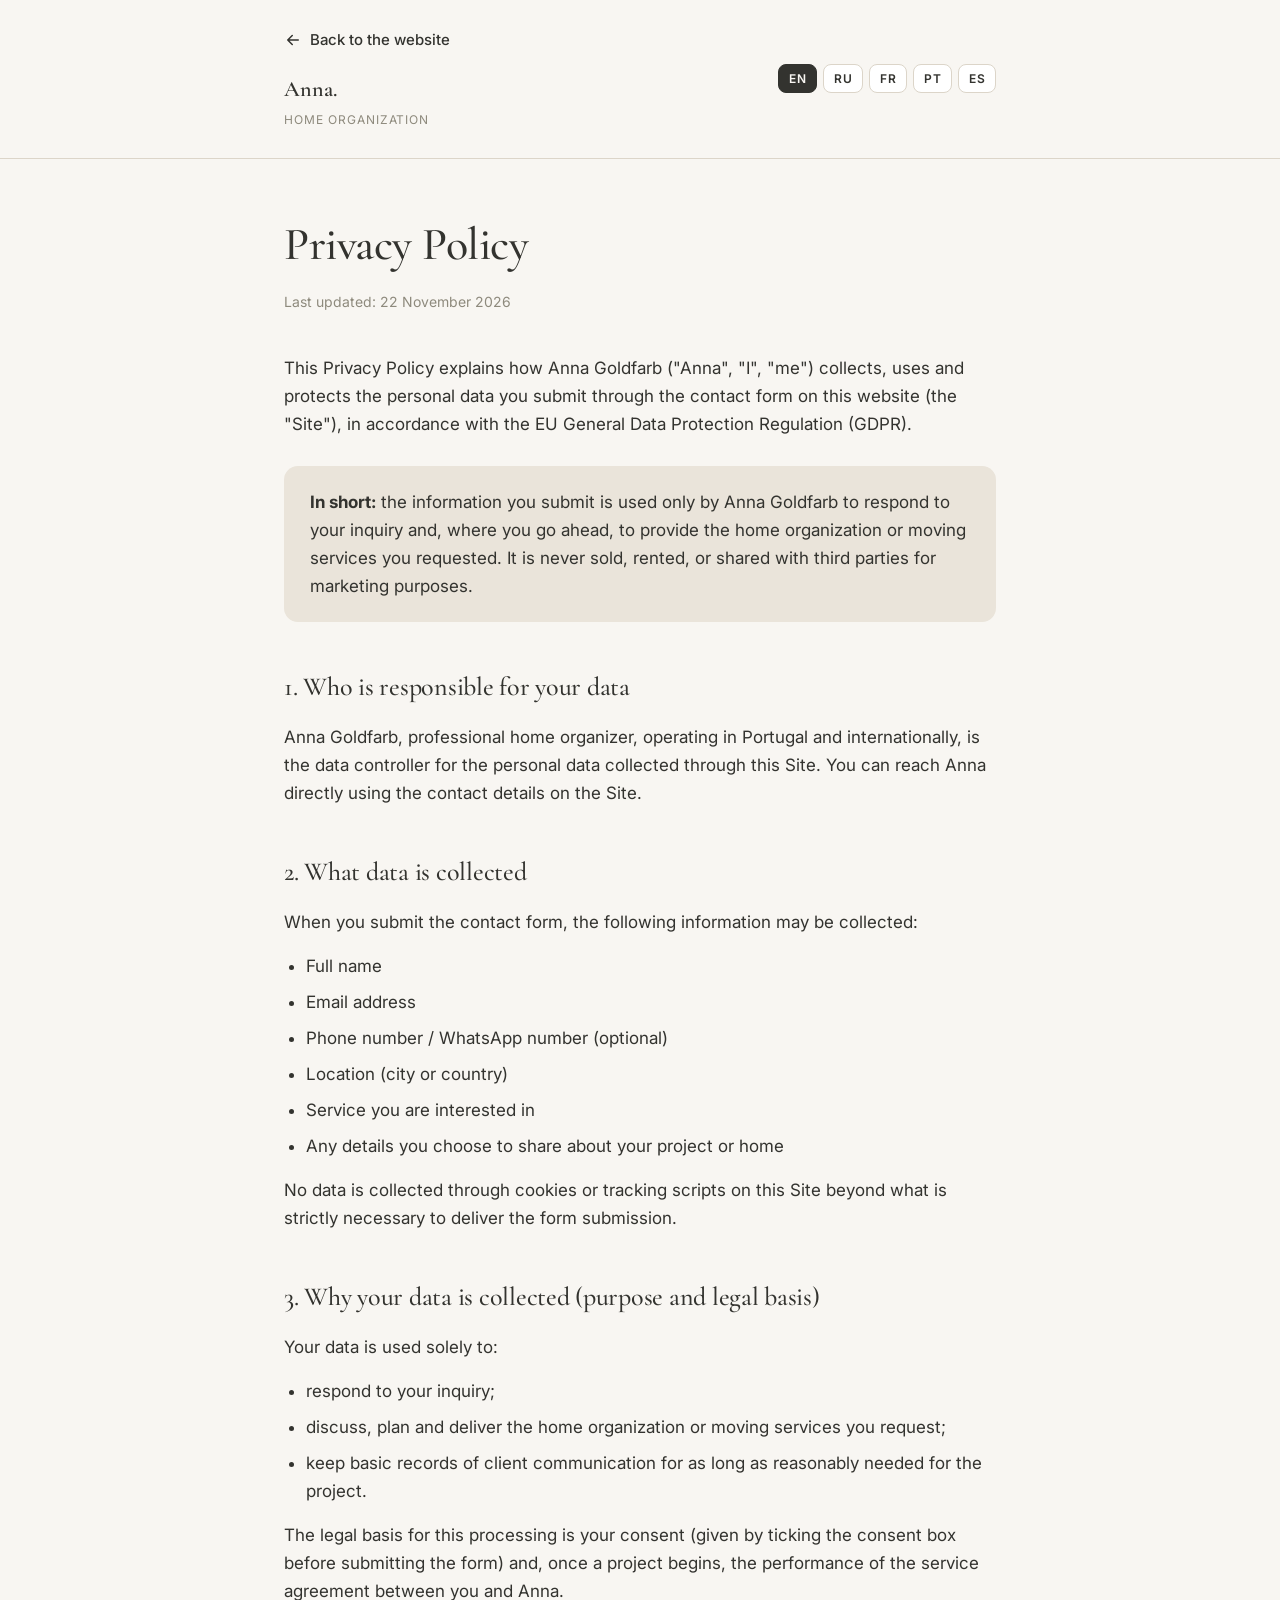
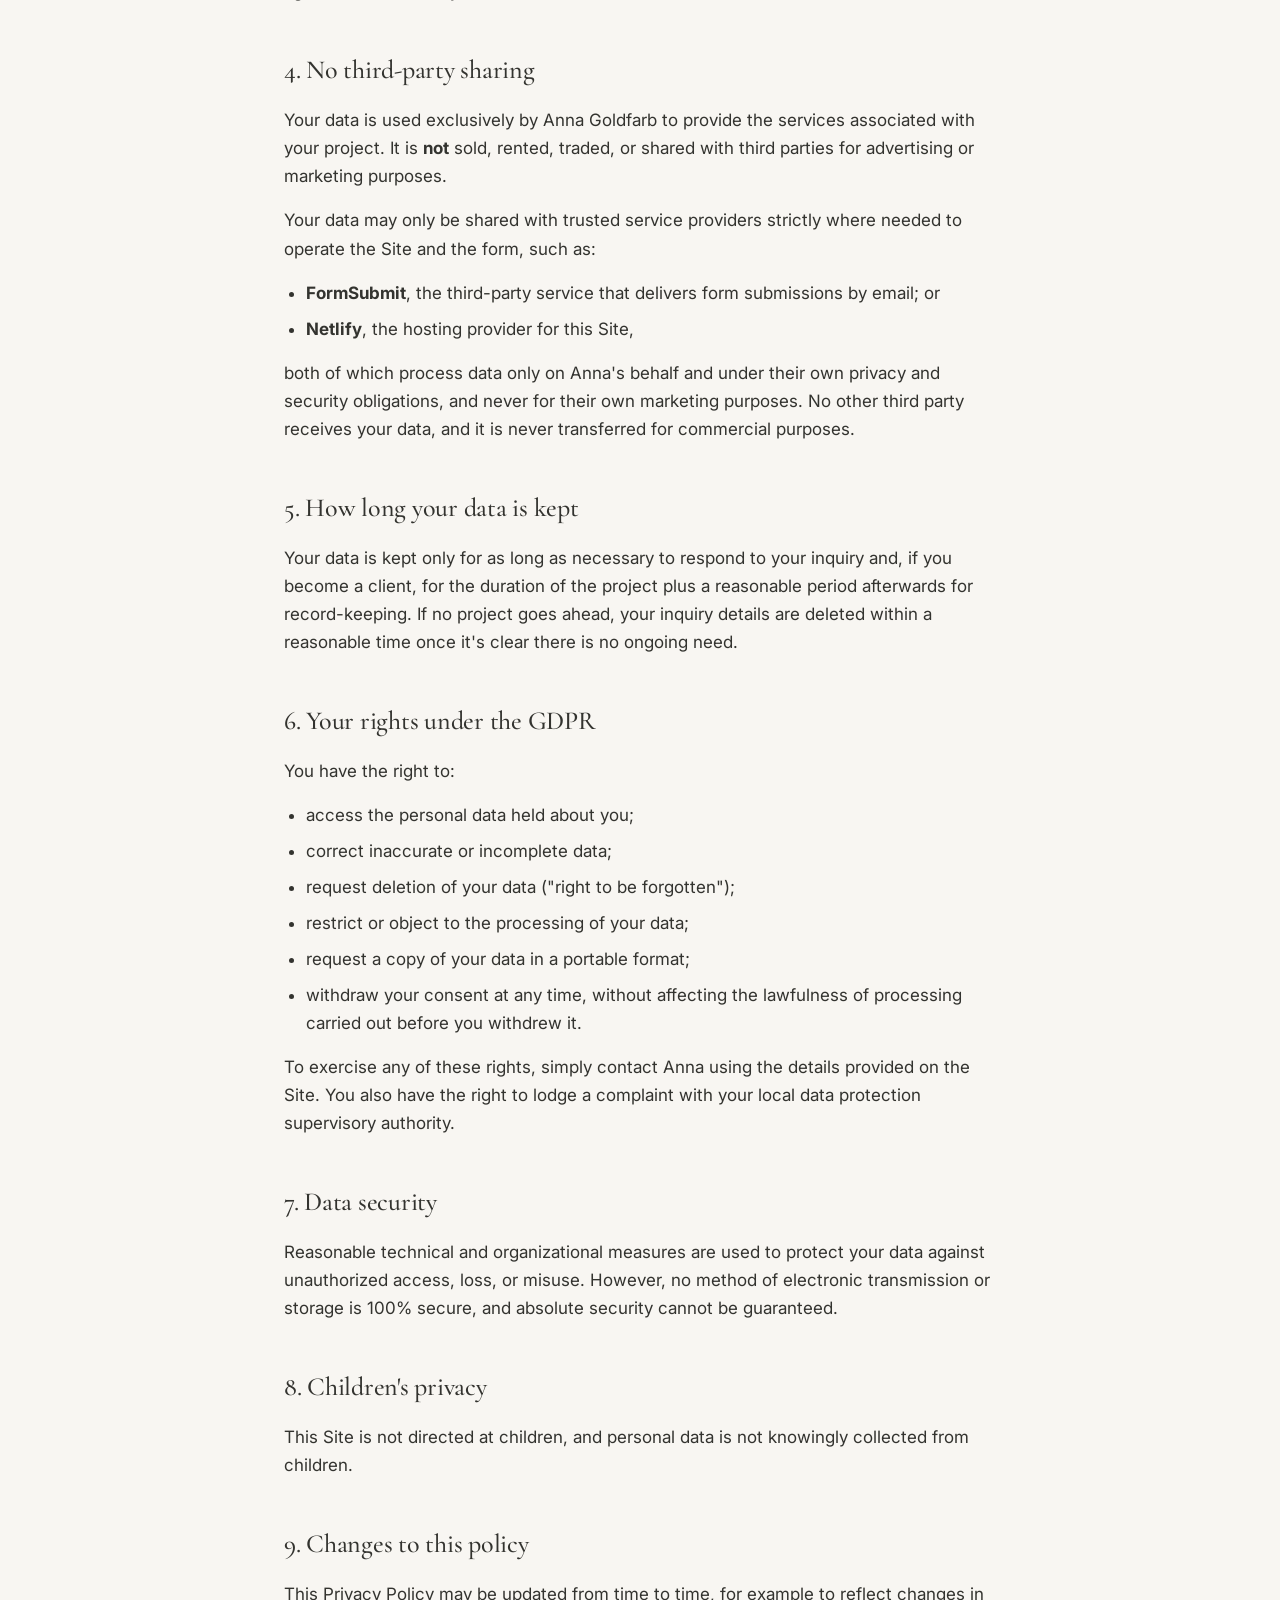
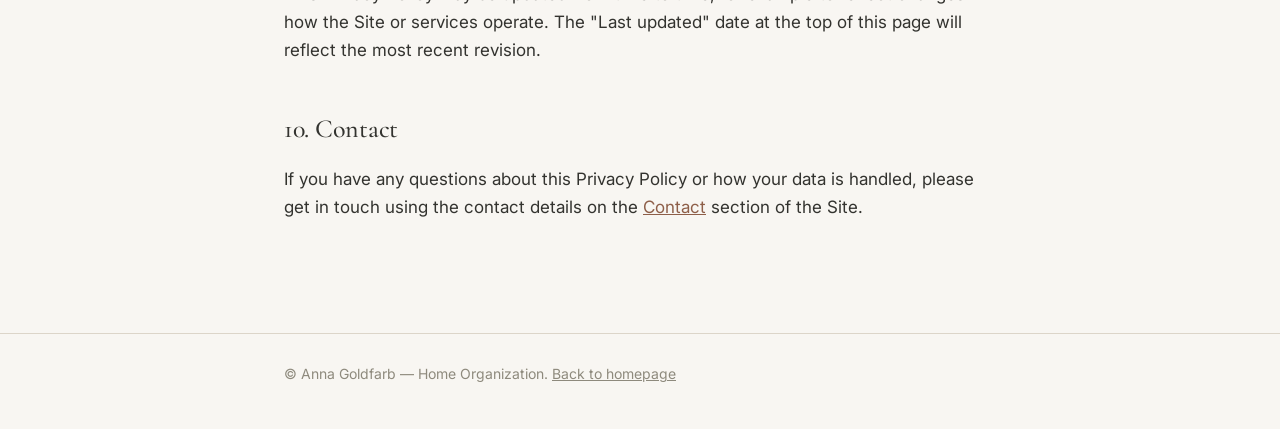
<file: privacy.html>
<!doctype html>
<html lang="en">
<head>
<meta charset="utf-8">
<meta name="viewport" content="width=device-width, initial-scale=1">
<title id="pp-title">Privacy Policy — Anna Goldfarb, Home Organization</title>
<meta id="pp-desc" name="description" content="Privacy Policy for Anna Goldfarb's Home Organization website: what data is collected through the contact form, how it is used, and your rights under the GDPR.">
<meta name="robots" content="noindex">
<link rel="preconnect" href="https://fonts.googleapis.com">
<link rel="preconnect" href="https://fonts.gstatic.com" crossorigin>
<link rel="stylesheet" href="https://fonts.googleapis.com/css2?family=Cormorant+Garamond:ital,wght@0,400;0,500;0,600;0,700;1,400;1,500&family=Inter:wght@400;500;600&display=swap">
<style>
  :root{color-scheme:light}
  *{box-sizing:border-box}
  body{margin:0;background:#F8F6F2;color:#33332F;font-family:Inter,system-ui,-apple-system,"Segoe UI",sans-serif;font-size:17px;line-height:1.65;-webkit-font-smoothing:antialiased}
  h1,h2{font-family:"Cormorant Garamond",Georgia,serif;font-weight:500;letter-spacing:-.01em;color:#33332F;margin:0}
  .wrap{max-width:760px;margin:0 auto;padding:0 24px}
  header.phdr{padding:28px 0;border-bottom:1px solid #DCD5C9}
  .phdr-row{display:flex;align-items:center;justify-content:space-between;gap:16px;flex-wrap:wrap}
  .back{display:inline-flex;align-items:center;gap:8px;text-decoration:none;color:#33332F;font-size:15px;font-weight:500}
  .back:hover{color:#8E5F49}
  .back svg{flex:none}
  .brand{font-family:"Cormorant Garamond",Georgia,serif;font-size:22px;color:#33332F;text-decoration:none;display:block;margin-top:14px}
  .brand b{font-weight:600}
  .brand small{display:block;font-family:Inter,sans-serif;font-size:12px;letter-spacing:.08em;text-transform:uppercase;color:#8E8A7D;margin-top:2px}
  .langsw{display:flex;gap:6px}
  .langsw button{font-family:Inter,sans-serif;font-size:12px;font-weight:600;letter-spacing:.04em;border:1px solid #DCD5C9;background:#fff;color:#33332F;border-radius:8px;padding:6px 10px;cursor:pointer}
  .langsw button[aria-pressed="true"]{background:#33332F;color:#F8F6F2;border-color:#33332F}
  main{padding:48px 0 96px}
  h1{font-size:clamp(34px,5vw,46px);margin-bottom:8px}
  .updated{font-size:14px;color:#8E8A7D;margin:0 0 40px}
  h2{font-size:clamp(22px,2.4vw,26px);margin-top:44px;margin-bottom:14px}
  p{margin:0 0 16px}
  ul{margin:0 0 16px;padding-left:22px}
  li{margin-bottom:8px}
  a{color:#8E5F49}
  .box{background:#EAE4DA;border-radius:14px;padding:22px 26px;margin:28px 0}
  .box p:last-child{margin-bottom:0}
  footer.pfoot{border-top:1px solid #DCD5C9;padding:28px 0;font-size:14px;color:#8E8A7D}
  footer.pfoot a{color:#8E8A7D;text-decoration:underline}
</style>
</head>
<body>
<header class="phdr">
  <div class="wrap phdr-row">
    <div>
      <a class="back" href="index.html#contact" id="pp-back">
        <svg width="18" height="18" viewBox="0 0 24 24" fill="none" stroke="currentColor" stroke-width="2" stroke-linecap="round" stroke-linejoin="round" aria-hidden="true"><path d="M19 12H5M11 6l-6 6 6 6"></path></svg>
        <span id="pp-back-text">Back to the website</span>
      </a>
      <a class="brand" href="index.html"><b>Anna.</b><small>Home Organization</small></a>
    </div>
    <div class="langsw" id="pp-langsw" role="group" aria-label="Language"></div>
  </div>
</header>

<main>
  <div class="wrap">
    <h1 id="pp-h1">Privacy Policy</h1>
    <p class="updated"><span id="pp-updated-label">Last updated:</span> 22 November 2026</p>

    <p id="pp-intro"></p>

    <div class="box"><p id="pp-short"></p></div>

    <h2 id="pp-h2-1"></h2>
    <div id="pp-body-1"></div>

    <h2 id="pp-h2-2"></h2>
    <div id="pp-body-2"></div>

    <h2 id="pp-h2-3"></h2>
    <div id="pp-body-3"></div>

    <h2 id="pp-h2-4"></h2>
    <div id="pp-body-4"></div>

    <h2 id="pp-h2-5"></h2>
    <div id="pp-body-5"></div>

    <h2 id="pp-h2-6"></h2>
    <div id="pp-body-6"></div>

    <h2 id="pp-h2-7"></h2>
    <div id="pp-body-7"></div>

    <h2 id="pp-h2-8"></h2>
    <div id="pp-body-8"></div>

    <h2 id="pp-h2-9"></h2>
    <div id="pp-body-9"></div>

    <h2 id="pp-h2-10"></h2>
    <div id="pp-body-10"></div>
  </div>
</main>

<footer class="pfoot">
  <div class="wrap">
    <p>&copy; Anna Goldfarb — Home Organization. <a href="index.html" id="pp-footer-link">Back to homepage</a></p>
  </div>
</footer>

<script>
(function () {
  "use strict";
  var T = {
    en: {
      title: "Privacy Policy — Anna Goldfarb, Home Organization",
      metaDescription: "Privacy Policy for Anna Goldfarb's Home Organization website: what data is collected through the contact form, how it is used, and your rights under the GDPR.",
      backLink: "Back to the website",
      lastUpdatedLabel: "Last updated:",
      h1: "Privacy Policy",
      introParagraph: "This Privacy Policy explains how Anna Goldfarb (\"Anna\", \"I\", \"me\") collects, uses and protects the personal data you submit through the contact form on this website (the \"Site\"), in accordance with the EU General Data Protection Regulation (GDPR).",
      shortBoxText: "<strong>In short:</strong> the information you submit is used only by Anna Goldfarb to respond to your inquiry and, where you go ahead, to provide the home organization or moving services you requested. It is never sold, rented, or shared with third parties for marketing purposes.",
      h2_1: "1. Who is responsible for your data",
      body_1: "<p>Anna Goldfarb, professional home organizer, operating in Portugal and internationally, is the data controller for the personal data collected through this Site. You can reach Anna directly using the contact details on the Site.</p>",
      h2_2: "2. What data is collected",
      body_2: "<p>When you submit the contact form, the following information may be collected:</p><ul><li>Full name</li><li>Email address</li><li>Phone number / WhatsApp number (optional)</li><li>Location (city or country)</li><li>Service you are interested in</li><li>Any details you choose to share about your project or home</li></ul><p>No data is collected through cookies or tracking scripts on this Site beyond what is strictly necessary to deliver the form submission.</p>",
      h2_3: "3. Why your data is collected (purpose and legal basis)",
      body_3: "<p>Your data is used solely to:</p><ul><li>respond to your inquiry;</li><li>discuss, plan and deliver the home organization or moving services you request;</li><li>keep basic records of client communication for as long as reasonably needed for the project.</li></ul><p>The legal basis for this processing is your consent (given by ticking the consent box before submitting the form) and, once a project begins, the performance of the service agreement between you and Anna.</p>",
      h2_4: "4. No third-party sharing",
      body_4: "<p>Your data is used exclusively by Anna Goldfarb to provide the services associated with your project. It is <strong>not</strong> sold, rented, traded, or shared with third parties for advertising or marketing purposes.</p><p>Your data may only be shared with trusted service providers strictly where needed to operate the Site and the form, such as:</p><ul><li><strong>FormSubmit</strong>, the third-party service that delivers form submissions by email; or</li><li><strong>Netlify</strong>, the hosting provider for this Site,</li></ul><p>both of which process data only on Anna's behalf and under their own privacy and security obligations, and never for their own marketing purposes. No other third party receives your data, and it is never transferred for commercial purposes.</p>",
      h2_5: "5. How long your data is kept",
      body_5: "<p>Your data is kept only for as long as necessary to respond to your inquiry and, if you become a client, for the duration of the project plus a reasonable period afterwards for record-keeping. If no project goes ahead, your inquiry details are deleted within a reasonable time once it's clear there is no ongoing need.</p>",
      h2_6: "6. Your rights under the GDPR",
      body_6: "<p>You have the right to:</p><ul><li>access the personal data held about you;</li><li>correct inaccurate or incomplete data;</li><li>request deletion of your data (\"right to be forgotten\");</li><li>restrict or object to the processing of your data;</li><li>request a copy of your data in a portable format;</li><li>withdraw your consent at any time, without affecting the lawfulness of processing carried out before you withdrew it.</li></ul><p>To exercise any of these rights, simply contact Anna using the details provided on the Site. You also have the right to lodge a complaint with your local data protection supervisory authority.</p>",
      h2_7: "7. Data security",
      body_7: "<p>Reasonable technical and organizational measures are used to protect your data against unauthorized access, loss, or misuse. However, no method of electronic transmission or storage is 100% secure, and absolute security cannot be guaranteed.</p>",
      h2_8: "8. Children's privacy",
      body_8: "<p>This Site is not directed at children, and personal data is not knowingly collected from children.</p>",
      h2_9: "9. Changes to this policy",
      body_9: "<p>This Privacy Policy may be updated from time to time, for example to reflect changes in how the Site or services operate. The \"Last updated\" date at the top of this page will reflect the most recent revision.</p>",
      h2_10: "10. Contact",
      body_10: "<p>If you have any questions about this Privacy Policy or how your data is handled, please get in touch using the contact details on the <a href=\"index.html#contact\">Contact</a> section of the Site.</p>",
      footerBackText: "Back to homepage"
    },
    ru: {
      title: "Политика конфиденциальности — Anna Goldfarb, Home Organization",
      metaDescription: "Политика конфиденциальности сайта Anna Goldfarb Home Organization: какие данные собираются через контактную форму, как они используются и какие права вы имеете согласно GDPR.",
      backLink: "Вернуться на сайт",
      lastUpdatedLabel: "Обновлено:",
      h1: "Политика конфиденциальности",
      introParagraph: "Эта Политика конфиденциальности объясняет, как Anna Goldfarb («Анна», «я», «мне») собирает, использует и защищает персональные данные, которые вы указываете в контактной форме на этом сайте («Сайт»), в соответствии с Общим регламентом ЕС по защите данных (GDPR).",
      shortBoxText: "<strong>Коротко:</strong> предоставленная вами информация используется только Anna Goldfarb для ответа на ваш запрос и, если вы продолжите сотрудничество, для оказания услуг по организации пространства или переезду, которые вы запросили. Она никогда не продаётся, не сдаётся в аренду и не передаётся третьим лицам в маркетинговых целях.",
      h2_1: "1. Кто отвечает за ваши данные",
      body_1: "<p>Anna Goldfarb, профессиональный организатор пространства, работающая в Португалии и по всему миру, является контролёром персональных данных, собираемых через этот Сайт. Вы можете связаться с Анной напрямую, используя контактные данные на Сайте.</p>",
      h2_2: "2. Какие данные собираются",
      body_2: "<p>При отправке контактной формы могут быть собраны следующие данные:</p><ul><li>Имя и фамилия</li><li>Адрес электронной почты</li><li>Номер телефона / WhatsApp (необязательно)</li><li>Местоположение (город или страна)</li><li>Интересующая вас услуга</li><li>Любые детали, которыми вы решите поделиться о вашем проекте или доме</li></ul><p>Этот Сайт не собирает данные с помощью файлов cookie или скриптов отслеживания, за исключением того, что строго необходимо для обработки отправленной формы.</p>",
      h2_3: "3. Зачем собираются ваши данные (цель и правовое основание)",
      body_3: "<p>Ваши данные используются исключительно для того, чтобы:</p><ul><li>ответить на ваш запрос;</li><li>обсудить, спланировать и оказать услуги по организации пространства или переезду, которые вы запрашиваете;</li><li>вести базовую переписку с клиентом в течение времени, разумно необходимого для проекта.</li></ul><p>Правовым основанием для этой обработки является ваше согласие (предоставленное путём отметки галочки согласия перед отправкой формы), а после начала проекта — исполнение договора об оказании услуг между вами и Анной.</p>",
      h2_4: "4. Отсутствие передачи третьим лицам",
      body_4: "<p>Ваши данные используются исключительно Anna Goldfarb для оказания услуг, связанных с вашим проектом. Они <strong>никогда</strong> не продаются, не сдаются в аренду, не обмениваются и не передаются третьим лицам в рекламных или маркетинговых целях.</p><p>Ваши данные могут передаваться только доверенным поставщикам услуг, и только там, где это строго необходимо для работы Сайта и формы, а именно:</p><ul><li><strong>FormSubmit</strong> — сторонний сервис, доставляющий отправленные формы по электронной почте; или</li><li><strong>Netlify</strong> — провайдер хостинга этого Сайта,</li></ul><p>оба из которых обрабатывают данные только от имени Анны и в рамках своих собственных обязательств по конфиденциальности и безопасности, и никогда — в собственных маркетинговых целях. Никакая другая третья сторона не получает ваши данные, и они никогда не передаются в коммерческих целях.</p>",
      h2_5: "5. Как долго хранятся ваши данные",
      body_5: "<p>Ваши данные хранятся только в течение времени, необходимого для ответа на ваш запрос, а если вы становитесь клиентом — в течение всего проекта плюс разумный период после его завершения для ведения учёта. Если сотрудничество не продолжается, данные вашего запроса удаляются в разумный срок, как только становится ясно, что дальнейшая необходимость в них отсутствует.</p>",
      h2_6: "6. Ваши права согласно GDPR",
      body_6: "<p>Вы имеете право:</p><ul><li>получить доступ к хранящимся о вас персональным данным;</li><li>исправить неточные или неполные данные;</li><li>потребовать удаления ваших данных («право на забвение»);</li><li>ограничить обработку ваших данных или возразить против неё;</li><li>запросить копию ваших данных в переносимом формате;</li><li>отозвать своё согласие в любое время, без ущерба для законности обработки, проведённой до отзыва согласия.</li></ul><p>Чтобы воспользоваться любым из этих прав, просто свяжитесь с Анной, используя контактные данные, указанные на Сайте. Вы также имеете право подать жалобу в местный надзорный орган по защите данных.</p>",
      h2_7: "7. Безопасность данных",
      body_7: "<p>Для защиты ваших данных от несанкционированного доступа, утраты или неправомерного использования применяются разумные технические и организационные меры. Однако ни один способ электронной передачи или хранения данных не является стопроцентно безопасным, и абсолютная безопасность не может быть гарантирована.</p>",
      h2_8: "8. Конфиденциальность данных детей",
      body_8: "<p>Этот Сайт не предназначен для детей, и персональные данные сознательно у детей не собираются.</p>",
      h2_9: "9. Изменения в этой политике",
      body_9: "<p>Эта Политика конфиденциальности может периодически обновляться, например, чтобы отразить изменения в работе Сайта или услуг. Дата «Обновлено» в верхней части этой страницы будет отражать последнюю редакцию.</p>",
      h2_10: "10. Контакты",
      body_10: "<p>Если у вас есть вопросы по поводу этой Политики конфиденциальности или обработки ваших данных, пожалуйста, свяжитесь с нами, используя контактные данные в разделе <a href=\"index.html#contact\">Контакты</a> на Сайте.</p>",
      footerBackText: "Вернуться на главную страницу"
    },
    fr: {
      title: "Politique de confidentialité — Anna Goldfarb, Home Organization",
      metaDescription: "Politique de confidentialité du site Anna Goldfarb Home Organization : quelles données sont collectées via le formulaire de contact, comment elles sont utilisées, et vos droits selon le RGPD.",
      backLink: "Retour au site",
      lastUpdatedLabel: "Dernière mise à jour :",
      h1: "Politique de confidentialité",
      introParagraph: "Cette Politique de confidentialité explique comment Anna Goldfarb (« Anna », « je », « moi ») collecte, utilise et protège les données personnelles que vous soumettez via le formulaire de contact de ce site (le « Site »), conformément au Règlement général sur la protection des données de l'UE (RGPD).",
      shortBoxText: "<strong>En bref :</strong> les informations que vous soumettez sont utilisées uniquement par Anna Goldfarb pour répondre à votre demande et, si vous donnez suite, pour fournir les services d'organisation d'intérieur ou de déménagement que vous avez demandés. Elles ne sont jamais vendues, louées, ni partagées avec des tiers à des fins commerciales.",
      h2_1: "1. Qui est responsable de vos données",
      body_1: "<p>Anna Goldfarb, organisatrice d'intérieur professionnelle, exerçant au Portugal et à l'international, est la responsable du traitement des données personnelles collectées via ce Site. Vous pouvez contacter Anna directement en utilisant les coordonnées indiquées sur le Site.</p>",
      h2_2: "2. Quelles données sont collectées",
      body_2: "<p>Lorsque vous soumettez le formulaire de contact, les informations suivantes peuvent être collectées :</p><ul><li>Nom complet</li><li>Adresse e-mail</li><li>Numéro de téléphone / WhatsApp (facultatif)</li><li>Localisation (ville ou pays)</li><li>Service qui vous intéresse</li><li>Tout détail que vous choisissez de partager concernant votre projet ou votre logement</li></ul><p>Aucune donnée n'est collectée par des cookies ou des scripts de suivi sur ce Site, au-delà de ce qui est strictement nécessaire pour traiter l'envoi du formulaire.</p>",
      h2_3: "3. Pourquoi vos données sont collectées (finalité et base légale)",
      body_3: "<p>Vos données sont utilisées uniquement pour :</p><ul><li>répondre à votre demande ;</li><li>discuter, planifier et fournir les services d'organisation d'intérieur ou de déménagement que vous demandez ;</li><li>conserver un historique de base des échanges avec le client pendant la durée raisonnablement nécessaire au projet.</li></ul><p>La base légale de ce traitement est votre consentement (donné en cochant la case de consentement avant l'envoi du formulaire) et, une fois un projet engagé, l'exécution du contrat de prestation de services entre vous et Anna.</p>",
      h2_4: "4. Aucun partage avec des tiers",
      body_4: "<p>Vos données sont utilisées exclusivement par Anna Goldfarb pour fournir les services liés à votre projet. Elles ne sont <strong>jamais</strong> vendues, louées, échangées, ni partagées avec des tiers à des fins publicitaires ou commerciales.</p><p>Vos données ne peuvent être partagées qu'avec des prestataires de confiance, et uniquement lorsque cela est strictement nécessaire au fonctionnement du Site et du formulaire, à savoir :</p><ul><li><strong>FormSubmit</strong>, le service tiers qui achemine les soumissions du formulaire par e-mail ; ou</li><li><strong>Netlify</strong>, l'hébergeur de ce Site,</li></ul><p>qui traitent tous deux les données uniquement pour le compte d'Anna et dans le cadre de leurs propres obligations de confidentialité et de sécurité, jamais à leurs propres fins commerciales. Aucun autre tiers ne reçoit vos données, et elles ne sont jamais transférées à des fins commerciales.</p>",
      h2_5: "5. Durée de conservation de vos données",
      body_5: "<p>Vos données sont conservées uniquement le temps nécessaire pour répondre à votre demande et, si vous devenez cliente ou client, pendant la durée du projet plus une période raisonnable par la suite à des fins d'archivage. Si aucun projet n'est engagé, les informations de votre demande sont supprimées dans un délai raisonnable dès qu'il est clair qu'aucune suite n'est nécessaire.</p>",
      h2_6: "6. Vos droits selon le RGPD",
      body_6: "<p>Vous avez le droit de :</p><ul><li>accéder aux données personnelles vous concernant ;</li><li>corriger des données inexactes ou incomplètes ;</li><li>demander la suppression de vos données (« droit à l'oubli ») ;</li><li>restreindre ou vous opposer au traitement de vos données ;</li><li>demander une copie de vos données dans un format portable ;</li><li>retirer votre consentement à tout moment, sans affecter la licéité du traitement effectué avant ce retrait.</li></ul><p>Pour exercer l'un de ces droits, contactez simplement Anna en utilisant les coordonnées indiquées sur le Site. Vous avez également le droit d'introduire une réclamation auprès de votre autorité de contrôle locale en matière de protection des données.</p>",
      h2_7: "7. Sécurité des données",
      body_7: "<p>Des mesures techniques et organisationnelles raisonnables sont mises en œuvre pour protéger vos données contre tout accès non autorisé, perte ou usage abusif. Cependant, aucune méthode de transmission ou de stockage électronique n'est sécurisée à 100 %, et une sécurité absolue ne peut être garantie.</p>",
      h2_8: "8. Confidentialité des mineurs",
      body_8: "<p>Ce Site ne s'adresse pas aux enfants, et aucune donnée personnelle n'est sciemment collectée auprès de mineurs.</p>",
      h2_9: "9. Modifications de cette politique",
      body_9: "<p>Cette Politique de confidentialité peut être mise à jour de temps à autre, par exemple pour refléter des changements dans le fonctionnement du Site ou des services. La date de « Dernière mise à jour » en haut de cette page reflétera la révision la plus récente.</p>",
      h2_10: "10. Contact",
      body_10: "<p>Pour toute question concernant cette Politique de confidentialité ou le traitement de vos données, veuillez nous contacter en utilisant les coordonnées indiquées dans la section <a href=\"index.html#contact\">Contact</a> du Site.</p>",
      footerBackText: "Retour à la page d'accueil"
    },
    pt: {
      title: "Política de Privacidade — Anna Goldfarb, Home Organization",
      metaDescription: "Política de Privacidade do site Anna Goldfarb Home Organization: que dados são recolhidos através do formulário de contacto, como são utilizados e quais os seus direitos ao abrigo do RGPD.",
      backLink: "Voltar ao site",
      lastUpdatedLabel: "Última atualização:",
      h1: "Política de Privacidade",
      introParagraph: "Esta Política de Privacidade explica como a Anna Goldfarb («Anna», «eu», «mim») recolhe, utiliza e protege os dados pessoais que submete através do formulário de contacto neste site (o «Site»), em conformidade com o Regulamento Geral sobre a Proteção de Dados da UE (RGPD).",
      shortBoxText: "<strong>Em resumo:</strong> a informação que submete é utilizada apenas pela Anna Goldfarb para responder à sua mensagem e, caso avance, para prestar os serviços de organização de casas ou mudanças que solicitou. Nunca é vendida, alugada ou partilhada com terceiros para fins de marketing.",
      h2_1: "1. Quem é responsável pelos seus dados",
      body_1: "<p>A Anna Goldfarb, organizadora profissional de casas, a operar em Portugal e internacionalmente, é a responsável pelo tratamento dos dados pessoais recolhidos através deste Site. Pode contactar a Anna diretamente através dos dados de contacto indicados no Site.</p>",
      h2_2: "2. Que dados são recolhidos",
      body_2: "<p>Ao submeter o formulário de contacto, podem ser recolhidas as seguintes informações:</p><ul><li>Nome completo</li><li>Endereço de e-mail</li><li>Número de telefone / WhatsApp (opcional)</li><li>Localidade (cidade ou país)</li><li>Serviço do seu interesse</li><li>Quaisquer detalhes que decida partilhar sobre o seu projeto ou a sua casa</li></ul><p>Este Site não recolhe dados através de cookies ou scripts de monitorização, para além do estritamente necessário para processar o envio do formulário.</p>",
      h2_3: "3. Porque são recolhidos os seus dados (finalidade e base legal)",
      body_3: "<p>Os seus dados são utilizados exclusivamente para:</p><ul><li>responder à sua mensagem;</li><li>discutir, planear e prestar os serviços de organização de casas ou mudanças que solicita;</li><li>manter registos básicos de comunicação com o cliente durante o tempo razoavelmente necessário ao projeto.</li></ul><p>A base legal para este tratamento é o seu consentimento (dado ao assinalar a caixa de consentimento antes de submeter o formulário) e, assim que um projeto é iniciado, a execução do contrato de prestação de serviços entre si e a Anna.</p>",
      h2_4: "4. Sem partilha com terceiros",
      body_4: "<p>Os seus dados são utilizados exclusivamente pela Anna Goldfarb para prestar os serviços associados ao seu projeto. <strong>Nunca</strong> são vendidos, alugados, trocados ou partilhados com terceiros para fins publicitários ou de marketing.</p><p>Os seus dados só podem ser partilhados com prestadores de serviços de confiança, estritamente quando necessário para o funcionamento do Site e do formulário, nomeadamente:</p><ul><li><strong>FormSubmit</strong>, o serviço de terceiros que entrega os envios do formulário por e-mail; ou</li><li><strong>Netlify</strong>, o fornecedor de alojamento deste Site,</li></ul><p>ambos processam os dados apenas em nome da Anna e sob as suas próprias obrigações de privacidade e segurança, nunca para fins de marketing próprios. Nenhum outro terceiro recebe os seus dados, e estes nunca são transferidos para fins comerciais.</p>",
      h2_5: "5. Durante quanto tempo os seus dados são conservados",
      body_5: "<p>Os seus dados são conservados apenas durante o tempo necessário para responder à sua mensagem e, caso se torne cliente, durante a duração do projeto mais um período razoável depois, para efeitos de registo. Caso não avance nenhum projeto, os dados da sua mensagem são eliminados num prazo razoável, assim que for claro que não existe necessidade de os manter.</p>",
      h2_6: "6. Os seus direitos ao abrigo do RGPD",
      body_6: "<p>Tem o direito de:</p><ul><li>aceder aos dados pessoais que lhe dizem respeito;</li><li>corrigir dados inexatos ou incompletos;</li><li>solicitar a eliminação dos seus dados («direito ao esquecimento»);</li><li>restringir ou opor-se ao tratamento dos seus dados;</li><li>solicitar uma cópia dos seus dados num formato portátil;</li><li>retirar o seu consentimento a qualquer momento, sem afetar a licitude do tratamento realizado antes dessa retirada.</li></ul><p>Para exercer qualquer um destes direitos, basta contactar a Anna através dos dados de contacto indicados no Site. Tem também o direito de apresentar uma reclamação junto da sua autoridade de controlo de proteção de dados local.</p>",
      h2_7: "7. Segurança dos dados",
      body_7: "<p>São utilizadas medidas técnicas e organizativas razoáveis para proteger os seus dados contra acesso não autorizado, perda ou utilização indevida. No entanto, nenhum método de transmissão ou armazenamento eletrónico é 100% seguro, pelo que não é possível garantir uma segurança absoluta.</p>",
      h2_8: "8. Privacidade de menores",
      body_8: "<p>Este Site não se dirige a crianças, e não são recolhidos conscientemente dados pessoais de menores.</p>",
      h2_9: "9. Alterações a esta política",
      body_9: "<p>Esta Política de Privacidade pode ser atualizada periodicamente, por exemplo para refletir alterações no funcionamento do Site ou dos serviços. A data de «Última atualização» no topo desta página refletirá a revisão mais recente.</p>",
      h2_10: "10. Contacto",
      body_10: "<p>Se tiver alguma questão sobre esta Política de Privacidade ou sobre o tratamento dos seus dados, entre em contacto utilizando os dados indicados na secção <a href=\"index.html#contact\">Contacto</a> do Site.</p>",
      footerBackText: "Voltar à página inicial"
    },
    es: {
      title: "Política de Privacidad — Anna Goldfarb, Home Organization",
      metaDescription: "Política de Privacidad del sitio Anna Goldfarb Home Organization: qué datos se recogen a través del formulario de contacto, cómo se utilizan y cuáles son sus derechos según el RGPD.",
      backLink: "Volver al sitio",
      lastUpdatedLabel: "Última actualización:",
      h1: "Política de Privacidad",
      introParagraph: "Esta Política de Privacidad explica cómo Anna Goldfarb («Anna», «yo», «mí») recoge, utiliza y protege los datos personales que usted envía a través del formulario de contacto de este sitio web (el «Sitio»), de conformidad con el Reglamento General de Protección de Datos de la UE (RGPD).",
      shortBoxText: "<strong>En resumen:</strong> la información que envía la utiliza únicamente Anna Goldfarb para responder a su consulta y, si decide seguir adelante, para prestar los servicios de organización del hogar o mudanza que haya solicitado. Nunca se vende, alquila ni comparte con terceros con fines de marketing.",
      h2_1: "1. Quién es responsable de sus datos",
      body_1: "<p>Anna Goldfarb, organizadora profesional de espacios, que opera en Portugal e internacionalmente, es la responsable del tratamiento de los datos personales recogidos a través de este Sitio. Puede contactar directamente con Anna utilizando los datos de contacto del Sitio.</p>",
      h2_2: "2. Qué datos se recogen",
      body_2: "<p>Al enviar el formulario de contacto, se pueden recoger los siguientes datos:</p><ul><li>Nombre completo</li><li>Dirección de email</li><li>Número de teléfono / WhatsApp (opcional)</li><li>Ubicación (ciudad o país)</li><li>Servicio que le interesa</li><li>Cualquier detalle que decida compartir sobre su proyecto o su casa</li></ul><p>Este Sitio no recoge datos mediante cookies ni scripts de rastreo, más allá de lo estrictamente necesario para procesar el envío del formulario.</p>",
      h2_3: "3. Por qué se recogen sus datos (finalidad y base legal)",
      body_3: "<p>Sus datos se utilizan únicamente para:</p><ul><li>responder a su consulta;</li><li>hablar, planificar y prestar los servicios de organización del hogar o mudanza que solicite;</li><li>mantener un registro básico de la comunicación con el cliente durante el tiempo razonablemente necesario para el proyecto.</li></ul><p>La base legal de este tratamiento es su consentimiento (otorgado al marcar la casilla de consentimiento antes de enviar el formulario) y, una vez iniciado un proyecto, la ejecución del contrato de prestación de servicios entre usted y Anna.</p>",
      h2_4: "4. Sin cesión a terceros",
      body_4: "<p>Sus datos los utiliza exclusivamente Anna Goldfarb para prestar los servicios asociados a su proyecto. <strong>Nunca</strong> se venden, alquilan, intercambian ni comparten con terceros con fines publicitarios o de marketing.</p><p>Sus datos solo pueden compartirse con proveedores de confianza, estrictamente cuando sea necesario para el funcionamiento del Sitio y del formulario, a saber:</p><ul><li><strong>FormSubmit</strong>, el servicio de terceros que entrega los envíos del formulario por email; o</li><li><strong>Netlify</strong>, el proveedor de alojamiento de este Sitio,</li></ul><p>ambos tratan los datos únicamente en nombre de Anna y bajo sus propias obligaciones de privacidad y seguridad, nunca con fines de marketing propios. Ningún otro tercero recibe sus datos, y estos nunca se transfieren con fines comerciales.</p>",
      h2_5: "5. Durante cuánto tiempo se conservan sus datos",
      body_5: "<p>Sus datos se conservan solo durante el tiempo necesario para responder a su consulta y, si se convierte en cliente, durante la duración del proyecto más un período razonable después para fines de registro. Si no se inicia ningún proyecto, los datos de su consulta se eliminan en un plazo razonable una vez que quede claro que no hay necesidad de conservarlos.</p>",
      h2_6: "6. Sus derechos según el RGPD",
      body_6: "<p>Tiene derecho a:</p><ul><li>acceder a los datos personales que le conciernen;</li><li>corregir datos inexactos o incompletos;</li><li>solicitar la supresión de sus datos («derecho al olvido»);</li><li>restringir u oponerse al tratamiento de sus datos;</li><li>solicitar una copia de sus datos en un formato portátil;</li><li>retirar su consentimiento en cualquier momento, sin que ello afecte a la licitud del tratamiento realizado antes de dicha retirada.</li></ul><p>Para ejercer cualquiera de estos derechos, simplemente contacte con Anna usando los datos indicados en el Sitio. También tiene derecho a presentar una reclamación ante su autoridad local de control de protección de datos.</p>",
      h2_7: "7. Seguridad de los datos",
      body_7: "<p>Se aplican medidas técnicas y organizativas razonables para proteger sus datos frente al acceso no autorizado, la pérdida o el uso indebido. Sin embargo, ningún método de transmisión o almacenamiento electrónico es 100% seguro, por lo que no se puede garantizar una seguridad absoluta.</p>",
      h2_8: "8. Privacidad de los menores",
      body_8: "<p>Este Sitio no está dirigido a menores, y no se recogen conscientemente datos personales de menores.</p>",
      h2_9: "9. Cambios en esta política",
      body_9: "<p>Esta Política de Privacidad puede actualizarse de vez en cuando, por ejemplo para reflejar cambios en el funcionamiento del Sitio o de los servicios. La fecha de «Última actualización» en la parte superior de esta página reflejará la revisión más reciente.</p>",
      h2_10: "10. Contacto",
      body_10: "<p>Si tiene alguna pregunta sobre esta Política de Privacidad o sobre el tratamiento de sus datos, póngase en contacto utilizando los datos de la sección <a href=\"index.html#contact\">Contacto</a> del Sitio.</p>",
      footerBackText: "Volver a la página de inicio"
    }
  };

  var LANG_NAMES = { en: "EN", ru: "RU", fr: "FR", pt: "PT", es: "ES" };
  var LANGS = ["en", "ru", "fr", "pt", "es"];

  function getStoredLang() {
    try {
      var v = localStorage.getItem("anna_lang");
      if (v && T[v]) return v;
    } catch (e) {}
    return null;
  }

  function setStoredLang(code) {
    try { localStorage.setItem("anna_lang", code); } catch (e) {}
  }

  function render(code) {
    var t = T[code] || T.en;
    document.documentElement.lang = code === "pt" ? "pt-PT" : code;
    document.getElementById("pp-title").textContent = t.title;
    document.getElementById("pp-desc").setAttribute("content", t.metaDescription);
    document.getElementById("pp-back-text").textContent = t.backLink;
    document.getElementById("pp-updated-label").textContent = t.lastUpdatedLabel;
    document.getElementById("pp-h1").textContent = t.h1;
    document.getElementById("pp-intro").textContent = t.introParagraph;
    document.getElementById("pp-short").innerHTML = t.shortBoxText;
    for (var i = 1; i <= 10; i++) {
      document.getElementById("pp-h2-" + i).textContent = t["h2_" + i];
      document.getElementById("pp-body-" + i).innerHTML = t["body_" + i];
    }
    document.getElementById("pp-footer-link").textContent = t.footerBackText;

    var sw = document.getElementById("pp-langsw");
    sw.innerHTML = "";
    LANGS.forEach(function (c) {
      var btn = document.createElement("button");
      btn.type = "button";
      btn.textContent = LANG_NAMES[c];
      btn.setAttribute("aria-pressed", c === code ? "true" : "false");
      btn.addEventListener("click", function () {
        setStoredLang(c);
        render(c);
      });
      sw.appendChild(btn);
    });
  }

  render(getStoredLang() || "en");
})();
</script>
</body>
</html>
</file>
